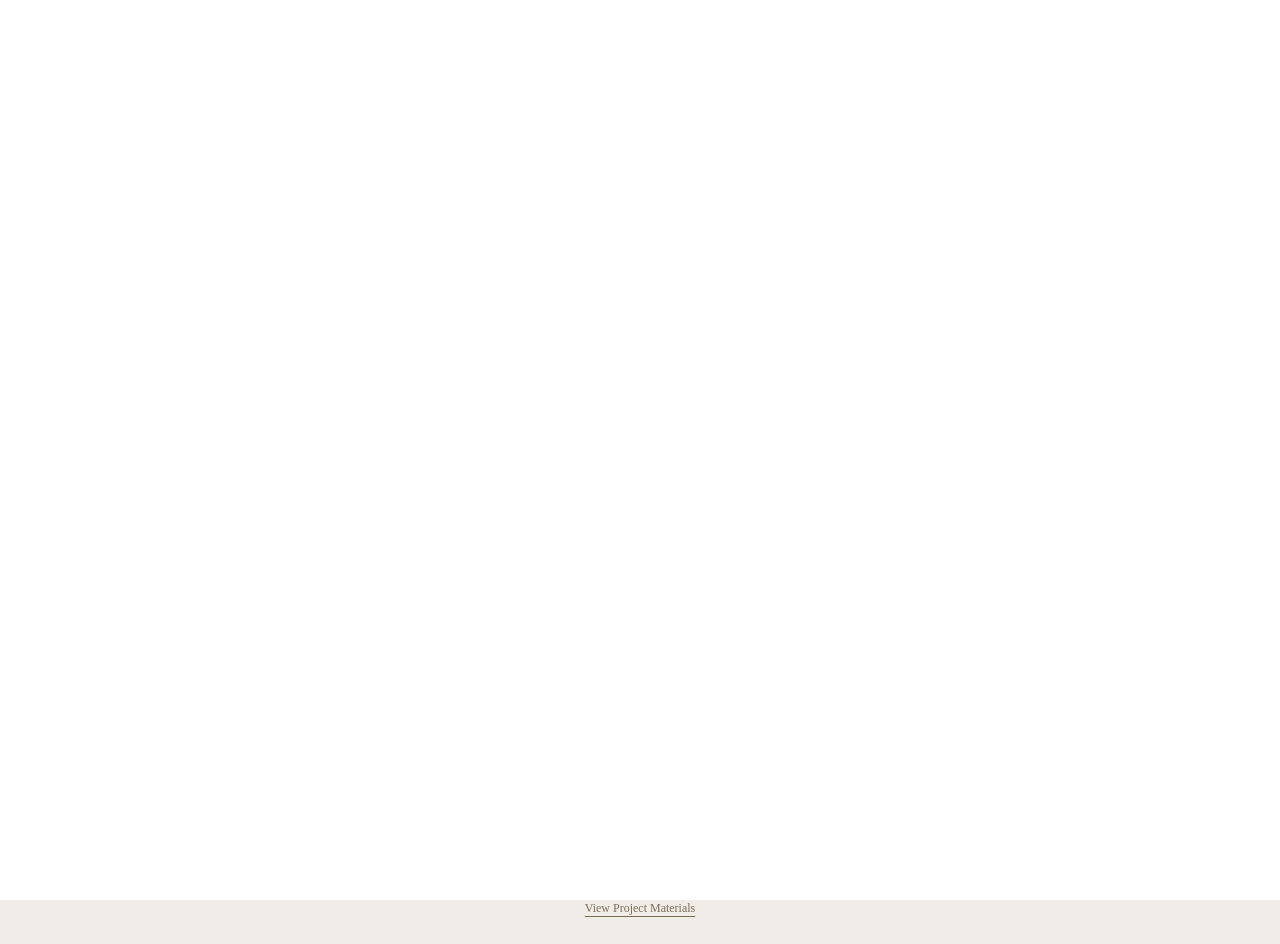
<file: index.html>
<!DOCTYPE html>
<html lang="en">
<head>
  <meta charset="UTF-8">
  <meta name="viewport" content="width=device-width, initial-scale=1.0">
  <title>Nothing Happened Here</title>
  <link rel="stylesheet" href="style.css">
</head>
<body class="intro-pending">
<button
  class="intro-video"
  type="button"
  aria-label="Enter the postcard archive"
  onclick="
    document.body.classList.remove('intro-pending');
    this.style.setProperty('display', 'none', 'important');
    const openingVideo = this.querySelector('video');
    if (openingVideo) openingVideo.pause();
  "
>
  <video
    autoplay
    muted
    playsinline
    preload="auto"
    aria-hidden="true"
    style="pointer-events: none;"
  >
    <source
      src="assets/videos/opening-envelope.mp4"
      type="video/mp4"
    >
  </video>
</button>

  <nav class="site-nav" aria-label="Site navigation">
    <a href="about.html">About</a>
  </nav>
  <header class="site-header">
    <h1>Nothing Happened Here</h1>
    <p>Through my lens, the world slows down.</p>
  </header>
  <main class="postcards" aria-label="Travel postcards">
    <!-- 1. Aruba -->
    <section class="moment is-active" id="aruba-photo" tabindex="-1" aria-label="Aruba photo">
      <figure class="postcard photo-card">
        <div class="photo-window">
          <img src="assets/images/Aruba.JPG" alt="An open doorway framing a balcony, water, and the sky." decoding="async">
        </div>
        <figcaption>Palm Beach, Aruba</figcaption>
      </figure>
      <div class="flip-link"><a class="button" href="#aruba-back">Turn it over</a></div>
      <nav class="moment-nav" aria-label="Choose a moment">
        <span class="unavailable" aria-disabled="true">Previous</span>
        <span class="counter">Moment 1 / 11</span>
        <a href="#beijing-photo">Next moment</a>
      </nav>
    </section>
    <section class="moment" id="aruba-back" tabindex="-1" aria-label="Aruba postcard back">
      <div class="postcard back-card">
        <p class="postcard-heading" aria-hidden="true">Post Card</p>
        <div class="back-content">
          <div class="observation">
            <h2>A moment I looked out</h2>
            <p>Through the open doorway, the window frame turns the sea and sky into a quiet painting. Even now, this hotel in Aruba remains one of my favorites.</p>
          </div>
          <div class="address-side">
            <div class="postcard-mark" aria-hidden="true"><span>From<br>Aruba</span></div>
            <div class="postmark" aria-hidden="true"><span>Small moments<br>· Travel post ·</span></div>
            <p class="address-label" aria-hidden="true">From</p>
            <span class="address-line place">Palm Beach, Aruba</span>
            <span class="address-line" aria-hidden="true"></span>
            <span class="address-line" aria-hidden="true"></span>
          </div>
        </div>
        <p class="back-location">Palm Beach, Aruba</p>
      </div>
      <div class="flip-link"><a class="button" href="#aruba-photo">Back to photo</a></div>
      <nav class="moment-nav" aria-label="Choose a moment">
        <span class="unavailable" aria-disabled="true">Previous</span>
        <span class="counter">Moment 1 / 11</span>
        <a href="#beijing-photo">Next moment</a>
      </nav>
    </section>
    <!-- 2. Beijing -->
    <section class="moment" id="beijing-photo" tabindex="-1" aria-label="Beijing photo">
      <figure class="postcard photo-card">
        <div class="photo-window">
          <img src="assets/images/Beijing.jpg" alt="A path beneath green trees with sunlight falling across it." decoding="async">
        </div>
        <figcaption>Beijing, China</figcaption>
      </figure>
      <div class="flip-link"><a class="button" href="#beijing-back">Turn it over</a></div>
      <nav class="moment-nav" aria-label="Choose a moment">
        <a href="#aruba-photo">Previous</a>
        <span class="counter">Moment 2 / 11</span>
        <a href="#chapel-hill-photo">Next moment</a>
      </nav>
    </section>
    <section class="moment" id="beijing-back" tabindex="-1" aria-label="Beijing postcard back">
      <div class="postcard back-card">
        <p class="postcard-heading" aria-hidden="true">Post Card</p>
        <div class="back-content">
          <div class="observation">
            <h2>A moment I noticed</h2>
            <p>Sunlight falls through the trees onto the street I grew up on, scattering patches of light across a road filled with familiar memories.</p>
          </div>
          <div class="address-side">
            <div class="postcard-mark" aria-hidden="true"><span>From<br>Beijing</span></div>
            <div class="postmark" aria-hidden="true"><span>Small moments<br>· Travel post ·</span></div>
            <p class="address-label" aria-hidden="true">From</p>
            <span class="address-line place">Beijing, China</span>
            <span class="address-line" aria-hidden="true"></span>
            <span class="address-line" aria-hidden="true"></span>
          </div>
        </div>
        <p class="back-location">Beijing, China</p>
      </div>
      <div class="flip-link"><a class="button" href="#beijing-photo">Back to photo</a></div>
      <nav class="moment-nav" aria-label="Choose a moment">
        <a href="#aruba-photo">Previous</a>
        <span class="counter">Moment 2 / 11</span>
        <a href="#chapel-hill-photo">Next moment</a>
      </nav>
    </section>
    <!-- 3. Chapel Hill -->
    <section class="moment" id="chapel-hill-photo" tabindex="-1" aria-label="Chapel Hill photo">
      <figure class="postcard photo-card">
        <div class="photo-window">
          <img src="assets/images/Chapel%20hill.jpg" alt="Trees and a lawn in front of brick buildings." decoding="async">
        </div>
        <figcaption>Chapel Hill, North Carolina</figcaption>
      </figure>
      <div class="flip-link"><a class="button" href="#chapel-hill-back">Turn it over</a></div>
      <nav class="moment-nav" aria-label="Choose a moment">
        <a href="#beijing-photo">Previous</a>
        <span class="counter">Moment 3 / 11</span>
        <a href="#Evanston-photo">Next moment</a>
      </nav>
    </section>
    <section class="moment" id="chapel-hill-back" tabindex="-1" aria-label="Chapel Hill postcard back">
      <div class="postcard back-card">
        <p class="postcard-heading" aria-hidden="true">Post Card</p>
        <div class="back-content">
          <div class="observation">
            <h2>A moment I wandered</h2>
            <p>I wandered without a destination. The campus looked different when I wasn&#x27;t rushing somewhere.</p>
          </div>
          <div class="address-side">
            <div class="postcard-mark" aria-hidden="true"><span>From<br>Chapel Hill</span></div>
            <div class="postmark" aria-hidden="true"><span>Small moments<br>· Travel post ·</span></div>
            <p class="address-label" aria-hidden="true">From</p>
            <span class="address-line place">Chapel Hill, North Carolina</span>
            <span class="address-line" aria-hidden="true"></span>
            <span class="address-line" aria-hidden="true"></span>
          </div>
        </div>
        <p class="back-location">Chapel Hill, North Carolina</p>
      </div>
      <div class="flip-link"><a class="button" href="#chapel-hill-photo">Back to photo</a></div>
      <nav class="moment-nav" aria-label="Choose a moment">
        <a href="#beijing-photo">Previous</a>
        <span class="counter">Moment 3 / 11</span>
        <a href="#Evanston-photo">Next moment</a>
      </nav>
    </section>
    <!-- 4. Evanston -->
    <section class="moment" id="Evanston-photo" tabindex="-1" aria-label="Evanston photo">
      <figure class="postcard photo-card">
        <div class="photo-window">
          <img src="assets/images/Evanston.jpg" alt="A tree-lined street." decoding="async">
        </div>
        <figcaption>Evanston, Illinois</figcaption>
      </figure>
      <div class="flip-link"><a class="button" href="#Evanston-back">Turn it over</a></div>
      <nav class="moment-nav" aria-label="Choose a moment">
        <a href="#chapel-hill-photo">Previous</a>
        <span class="counter">Moment 4 / 11</span>
        <a href="#kyoto-photo">Next moment</a>
      </nav>
    </section>
    <section class="moment" id="Evanston-back" tabindex="-1" aria-label="Evanston postcard back">
      <div class="postcard back-card">
        <p class="postcard-heading" aria-hidden="true">Post Card</p>
        <div class="back-content">
          <div class="observation">
            <h2>A moment I stopped</h2>
            <p>A tree lined street I had never walked before, yet somehow it felt familiar.</p>
          </div>
          <div class="address-side">
            <div class="postcard-mark" aria-hidden="true"><span>From<br>Evanston</span></div>
            <div class="postmark" aria-hidden="true"><span>Small moments<br>· Travel post ·</span></div>
            <p class="address-label" aria-hidden="true">From</p>
            <span class="address-line place">Evanston, Illinois</span>
            <span class="address-line" aria-hidden="true"></span>
            <span class="address-line" aria-hidden="true"></span>
          </div>
        </div>
        <p class="back-location">Evanston, Illinois</p>
      </div>
      <div class="flip-link"><a class="button" href="#Evanston-photo">Back to photo</a></div>
      <nav class="moment-nav" aria-label="Choose a moment">
        <a href="#chapel-hill-photo">Previous</a>
        <span class="counter">Moment 4 / 11</span>
        <a href="#kyoto-photo">Next moment</a>
      </nav>
    </section>
    <!-- 5. Kyoto -->
    <section class="moment" id="kyoto-photo" tabindex="-1" aria-label="Kyoto photo">
      <figure class="postcard photo-card">
        <div class="photo-window">
          <img src="assets/images/Kyoto.JPG" alt="Two pale pink paper cranes against a background of dark leaves." decoding="async">
        </div>
        <figcaption>Kyoto, Japan</figcaption>
      </figure>
      <div class="flip-link"><a class="button" href="#kyoto-back">Turn it over</a></div>
      <nav class="moment-nav" aria-label="Choose a moment">
        <a href="#Evanston-photo">Previous</a>
        <span class="counter">Moment 5 / 11</span>
        <a href="#la-photo">Next moment</a>
      </nav>
    </section>
    <section class="moment" id="kyoto-back" tabindex="-1" aria-label="Kyoto postcard back">
      <div class="postcard back-card">
        <p class="postcard-heading" aria-hidden="true">Post Card</p>
        <div class="back-content">
          <div class="observation">
            <h2>A moment I carried home</h2>
            <p>In Arashiyama, a café owner folded a small piece of the journey into my hands.</p>
          </div>
          <div class="address-side">
            <div class="postcard-mark" aria-hidden="true"><span>From<br>Kyoto</span></div>
            <div class="postmark" aria-hidden="true"><span>Small moments<br>· Travel post ·</span></div>
            <p class="address-label" aria-hidden="true">From</p>
            <span class="address-line place">Kyoto, Japan</span>
            <span class="address-line" aria-hidden="true"></span>
            <span class="address-line" aria-hidden="true"></span>
          </div>
        </div>
        <p class="back-location">Kyoto, Japan</p>
      </div>
      <div class="flip-link"><a class="button" href="#kyoto-photo">Back to photo</a></div>
      <nav class="moment-nav" aria-label="Choose a moment">
        <a href="#Evanston-photo">Previous</a>
        <span class="counter">Moment 5 / 11</span>
        <a href="#la-photo">Next moment</a>
      </nav>
    </section>
    <!-- 6. Los Angeles -->
    <section class="moment" id="la-photo" tabindex="-1" aria-label="Los Angeles photo">
      <figure class="postcard photo-card">
        <div class="photo-window">
          <img src="assets/images/LA.JPG" alt="A cluster of pale flowers surrounded by green leaves." decoding="async">
        </div>
        <figcaption>Los Angeles, California</figcaption>
      </figure>
      <div class="flip-link"><a class="button" href="#la-back">Turn it over</a></div>
      <nav class="moment-nav" aria-label="Choose a moment">
        <a href="#kyoto-photo">Previous</a>
        <span class="counter">Moment 6 / 11</span>
        <a href="#cambridge-photo">Next moment</a>
      </nav>
    </section>
    <section class="moment" id="la-back" tabindex="-1" aria-label="Los Angeles postcard back">
      <div class="postcard back-card">
        <p class="postcard-heading" aria-hidden="true">Post Card</p>
        <div class="back-content">
          <div class="observation">
            <h2>A moment I looked closer</h2>
            <p>Somewhere in Beverly Hills, small pale flowers gather into one shape. Looking closer, each flower has its own edges.</p>
          </div>
          <div class="address-side">
            <div class="postcard-mark" aria-hidden="true"><span>From<br>LA</span></div>
            <div class="postmark" aria-hidden="true"><span>Small moments<br>· Travel post ·</span></div>
            <p class="address-label" aria-hidden="true">From</p>
            <span class="address-line place">Los Angeles, California</span>
            <span class="address-line" aria-hidden="true"></span>
            <span class="address-line" aria-hidden="true"></span>
          </div>
        </div>
        <p class="back-location">Los Angeles, California</p>
      </div>
      <div class="flip-link"><a class="button" href="#la-photo">Back to photo</a></div>
      <nav class="moment-nav" aria-label="Choose a moment">
        <a href="#kyoto-photo">Previous</a>
        <span class="counter">Moment 6 / 11</span>
        <a href="#cambridge-photo">Next moment</a>
      </nav>
    </section>
    <!-- 7. Cambridge -->
    <section class="moment" id="cambridge-photo" tabindex="-1" aria-label="Cambridge photo">
      <figure class="postcard photo-card">
        <div class="photo-window">
          <img src="assets/images/Cambridge.jpg" alt="Evening clouds and a dark shoreline reflected in water." decoding="async">
        </div>
        <figcaption>Cambridge, England</figcaption>
      </figure>
      <div class="flip-link"><a class="button" href="#cambridge-back">Turn it over</a></div>
      <nav class="moment-nav" aria-label="Choose a moment">
        <a href="#la-photo">Previous</a>
        <span class="counter">Moment 7 / 11</span>
        <a href="#paris-photo">Next moment</a>
      </nav>
    </section>
    <section class="moment" id="cambridge-back" tabindex="-1" aria-label="Cambridge postcard back">
      <div class="postcard back-card">
        <p class="postcard-heading" aria-hidden="true">Post Card</p>
        <div class="back-content">
          <div class="observation">
            <h2>A moment I looked twice</h2>
            <p>The sky appears twice: once above the shore, and once on the water.</p>
          </div>
          <div class="address-side">
            <div class="postcard-mark" aria-hidden="true"><span>From<br>Cambridge</span></div>
            <div class="postmark" aria-hidden="true"><span>Small moments<br>· Travel post ·</span></div>
            <p class="address-label" aria-hidden="true">From</p>
            <span class="address-line place">Cambridge, England</span>
            <span class="address-line" aria-hidden="true"></span>
            <span class="address-line" aria-hidden="true"></span>
          </div>
        </div>
        <p class="back-location">Cambridge, England</p>
      </div>
      <div class="flip-link"><a class="button" href="#cambridge-photo">Back to photo</a></div>
      <nav class="moment-nav" aria-label="Choose a moment">
        <a href="#la-photo">Previous</a>
        <span class="counter">Moment 7 / 11</span>
        <a href="#paris-photo">Next moment</a>
      </nav>
    </section>
    <!-- 8. Paris -->
    <section class="moment" id="paris-photo" tabindex="-1" aria-label="Paris photo">
      <figure class="postcard photo-card">
        <div class="photo-window">
          <img src="assets/images/Paris.jpg" alt="The Palace of Versailles." decoding="async">
        </div>
        <figcaption>Paris, France</figcaption>
      </figure>
      <div class="flip-link"><a class="button" href="#paris-back">Turn it over</a></div>
      <nav class="moment-nav" aria-label="Choose a moment">
        <a href="#cambridge-photo">Previous</a>
        <span class="counter">Moment 8 / 11</span>
        <a href="#qinhuangdao-photo">Next moment</a>
      </nav>
    </section>
    <section class="moment" id="paris-back" tabindex="-1" aria-label="Paris postcard back">
      <div class="postcard back-card">
        <p class="postcard-heading" aria-hidden="true">Post Card</p>
        <div class="back-content">
          <div class="observation">
            <h2>A moment I looked up</h2>
            <p>The Palace of Versailles seems perfectly ordered, and so does the sky above it.</p>
          </div>
          <div class="address-side">
            <div class="postcard-mark" aria-hidden="true"><span>From<br>Paris</span></div>
            <div class="postmark" aria-hidden="true"><span>Small moments<br>· Travel post ·</span></div>
            <p class="address-label" aria-hidden="true">From</p>
            <span class="address-line place">Paris, France</span>
            <span class="address-line" aria-hidden="true"></span>
            <span class="address-line" aria-hidden="true"></span>
          </div>
        </div>
        <p class="back-location">Paris, France</p>
      </div>
      <div class="flip-link"><a class="button" href="#paris-photo">Back to photo</a></div>
      <nav class="moment-nav" aria-label="Choose a moment">
        <a href="#cambridge-photo">Previous</a>
        <span class="counter">Moment 8 / 11</span>
        <a href="#qinhuangdao-photo">Next moment</a>
      </nav>
    </section>
    <!-- 9. Qinhuangdao -->
    <section class="moment" id="qinhuangdao-photo" tabindex="-1" aria-label="Qinhuangdao photo">
      <figure class="postcard photo-card">
        <div class="photo-window">
          <img src="assets/images/Qinhuangdao.jpg" alt="A light-colored house framed by green trees." decoding="async">
        </div>
        <figcaption>Qinhuangdao, China</figcaption>
      </figure>
      <div class="flip-link"><a class="button" href="#qinhuangdao-back">Turn it over</a></div>
      <nav class="moment-nav" aria-label="Choose a moment">
        <a href="#paris-photo">Previous</a>
        <span class="counter">Moment 9 / 11</span>
        <a href="#tokyo-photo">Next moment</a>
      </nav>
    </section>
    <section class="moment" id="qinhuangdao-back" tabindex="-1" aria-label="Qinhuangdao postcard back">
      <div class="postcard back-card">
        <p class="postcard-heading" aria-hidden="true">Post Card</p>
        <div class="back-content">
          <div class="observation">
            <h2>A moment I wondered</h2>
            <p>A quiet house behind the trees. For a moment, I wondered what it would be like to live there.</p>
          </div>
          <div class="address-side">
            <div class="postcard-mark" aria-hidden="true"><span>From<br>Qinhuangdao</span></div>
            <div class="postmark" aria-hidden="true"><span>Small moments<br>· Travel post ·</span></div>
            <p class="address-label" aria-hidden="true">From</p>
            <span class="address-line place">Qinhuangdao, China</span>
            <span class="address-line" aria-hidden="true"></span>
            <span class="address-line" aria-hidden="true"></span>
          </div>
        </div>
        <p class="back-location">Qinhuangdao, China</p>
      </div>
      <div class="flip-link"><a class="button" href="#qinhuangdao-photo">Back to photo</a></div>
      <nav class="moment-nav" aria-label="Choose a moment">
        <a href="#paris-photo">Previous</a>
        <span class="counter">Moment 9 / 11</span>
        <a href="#tokyo-photo">Next moment</a>
      </nav>
    </section>
    <!-- 10. Tokyo -->
    <section class="moment" id="tokyo-photo" tabindex="-1" aria-label="Tokyo photo">
      <figure class="postcard photo-card">
        <div class="photo-window">
          <img src="assets/images/Tokyo.JPG" alt="Blue hydrangeas among dense green leaves." decoding="async">
        </div>
        <figcaption>Tokyo, Japan</figcaption>
      </figure>
      <div class="flip-link"><a class="button" href="#tokyo-back">Turn it over</a></div>
      <nav class="moment-nav" aria-label="Choose a moment">
        <a href="#qinhuangdao-photo">Previous</a>
        <span class="counter">Moment 10 / 11</span>
        <a href="#Irvine-photo">Next moment</a>
      </nav>
    </section>
    <section class="moment" id="tokyo-back" tabindex="-1" aria-label="Tokyo postcard back">
      <div class="postcard back-card">
        <p class="postcard-heading" aria-hidden="true">Post Card</p>
        <div class="back-content">
          <div class="observation">
            <h2>A moment I found color</h2>
            <p>For a moment, blue seemed to grow out of every patch of green.</p>
          </div>
          <div class="address-side">
            <div class="postcard-mark" aria-hidden="true"><span>From<br>Tokyo</span></div>
            <div class="postmark" aria-hidden="true"><span>Small moments<br>· Travel post ·</span></div>
            <p class="address-label" aria-hidden="true">From</p>
            <span class="address-line place">Tokyo, Japan</span>
            <span class="address-line" aria-hidden="true"></span>
            <span class="address-line" aria-hidden="true"></span>
          </div>
        </div>
        <p class="back-location">Tokyo, Japan</p>
      </div>
      <div class="flip-link"><a class="button" href="#tokyo-photo">Back to photo</a></div>
      <nav class="moment-nav" aria-label="Choose a moment">
        <a href="#qinhuangdao-photo">Previous</a>
        <span class="counter">Moment 10 / 11</span>
        <a href="#Irvine-photo">Next moment</a>
      </nav>
    </section>
    <!-- 11. Irvine -->
    <section class="moment" id="Irvine-photo" tabindex="-1" aria-label="Irvine photo">
      <figure class="postcard photo-card">
        <div class="photo-window">
          <img src="assets/images/Irvine.jpg" alt="White waves meeting the shore beneath a blue sky." decoding="async">
        </div>
        <figcaption>Irvine, California</figcaption>
      </figure>
      <div class="flip-link"><a class="button" href="#Irvine-back">Turn it over</a></div>
      <nav class="moment-nav" aria-label="Choose a moment">
        <a href="#tokyo-photo">Previous</a>
        <span class="counter">Moment 11 / 11</span>
        <span class="unavailable" aria-disabled="true">Next moment</span>
      </nav>
    </section>
    <section class="moment" id="Irvine-back" tabindex="-1" aria-label="Irvine postcard back">
      <div class="postcard back-card">
        <p class="postcard-heading" aria-hidden="true">Post Card</p>
        <div class="back-content">
          <div class="observation">
            <h2>A moment I stayed</h2>
            <p>The waves kept folding into the shore. I watched until I stopped counting them.</p>
          </div>
          <div class="address-side">
            <div class="postcard-mark" aria-hidden="true"><span>From<br>Irvine</span></div>
            <div class="postmark" aria-hidden="true"><span>Small moments<br>· Travel post ·</span></div>
            <p class="address-label" aria-hidden="true">From</p>
            <span class="address-line place">Irvine, California</span>
            <span class="address-line" aria-hidden="true"></span>
            <span class="address-line" aria-hidden="true"></span>
          </div>
        </div>
        <p class="back-location">Irvine, California</p>
      </div>
      <div class="flip-link"><a class="button" href="#Irvine-photo">Back to photo</a></div>
      <nav class="moment-nav" aria-label="Choose a moment">
        <a href="#tokyo-photo">Previous</a>
        <span class="counter">Moment 11 / 11</span>
        <span class="unavailable" aria-disabled="true">Next moment</span>
      </nav>
    </section>
  </main>
  <footer class="site-footer">
    <a href="https://github.com/manlin025/manlin_undervalued_value/tree/HEAD/assets">View Project Materials</a>
  </footer>

<script>
(() => {
  const intro = document.querySelector('.intro-video');
  const moments = [...document.querySelectorAll('.moment')];
  const reduceMotion = window.matchMedia('(prefers-reduced-motion: reduce)');

  const ambientSounds = {
    'aruba-back': 'assets/sounds/aruba-waves.mp3',
    'beijing-back': 'assets/sounds/beijing-path-ambience.mp3',
    'chapel-hill-back': 'assets/sounds/chapel-hill-ambience.mp3',
    'Evanston-back': 'assets/sounds/evanston-ambience.mp3',
    'kyoto-back': 'assets/sounds/kyoto-ambience.mp3',
    'la-back': 'assets/sounds/la-ambience.mp3',
    'cambridge-back': 'assets/sounds/cambridge-ambience.mp3',
    'paris-back': 'assets/sounds/paris-ambience.mp3',
    'qinhuangdao-back': 'assets/sounds/qinhuangdao-ambience.mp3',
    'tokyo-back': 'assets/sounds/tokyo-ambience.mp3',
    'Irvine-back': 'assets/sounds/Irvine-ambience.mp3'
  };

  const postcardStamps = {
    'aruba-back': 'assets/stamps/aruba.jpg',
    'beijing-back': 'assets/stamps/beijing.png',
    'chapel-hill-back': 'assets/stamps/chapel-hill.png',
    'Evanston-back': 'assets/stamps/evanston.png',
    'kyoto-back': 'assets/stamps/kyoto.png',
    'la-back': 'assets/stamps/la.png',
    'cambridge-back': 'assets/stamps/cambridge.png',
    'paris-back': 'assets/stamps/paris.png',
    'qinhuangdao-back': 'assets/stamps/qinhuangdao.png',
    'tokyo-back': 'assets/stamps/tokyo.png',
    'Irvine-back': 'assets/stamps/irvine.png'
  };

  const flipSound = new Audio('assets/sounds/postcard-page-turn.mp3');
  flipSound.preload = 'auto';
  flipSound.volume = 0.42;

  const navigationSound = new Audio('assets/sounds/postcard-navigation.mp3');
  navigationSound.preload = 'auto';
  navigationSound.volume = 0.2;

  // 按你电脑里现有文件的实际拼写使用：them。
  const openingMusic = new Audio('assets/sounds/opening-envelope-them.mp3');
  openingMusic.preload = 'auto';
  openingMusic.volume = 0.3;
  openingMusic.loop = false;

  const ambience = new Audio();
  ambience.preload = 'auto';
  ambience.loop = true;
  ambience.volume = 0;

  let currentMoment = null;
  let navigationID = 0;
  let ambientFade = 0;
  let cancelFlip = null;

  const animations = new Set();

  function stopAmbience() {
    cancelAnimationFrame(ambientFade);
    ambientFade = 0;
    ambience.pause();
    ambience.volume = 0;
  }

  function stopEffects() {
    if (cancelFlip) cancelFlip();

    navigationSound.pause();
    navigationSound.currentTime = 0;
  }

  function prepareAmbience(source) {
    if (!source) return Promise.resolve(false);

    // 点击时以零音量准备，翻页声结束后才让环境声可听见。
    ambience.src = source;
    ambience.volume = 0;

    return ambience.play().then(() => true).catch(error => {
      console.warn('Cannot play ambience:', source, error);
      return false;
    });
  }

  function fadeInAmbience() {
    ambience.currentTime = 0;
    const start = performance.now();

    function step(now) {
      const progress = Math.min((now - start) / 3000, 1);

      ambience.volume =
        0.18 * progress * progress * (3 - 2 * progress);

      ambientFade = progress < 1
        ? requestAnimationFrame(step)
        : 0;
    }

    ambientFade = requestAnimationFrame(step);
  }

  function playFlipSound() {
    flipSound.currentTime = 0;

    return new Promise(resolve => {
      let settled = false;

      function finish() {
        if (settled) return;
        settled = true;

        flipSound.removeEventListener('ended', finish);
        flipSound.removeEventListener('error', onError);

        if (cancelFlip === cancel) {
          cancelFlip = null;
        }

        resolve();
      }

      function onError() {
        console.warn('Cannot load flip sound:', flipSound.src);
        finish();
      }

      function cancel() {
        flipSound.pause();
        finish();
      }

      cancelFlip = cancel;

      flipSound.addEventListener('ended', finish);
      flipSound.addEventListener('error', onError);

      flipSound.play().catch(error => {
        console.warn('Cannot play flip sound:', error);
        finish();
      });
    });
  }

  function playNavigationSound() {
    navigationSound.currentTime = 0;

    navigationSound.play().catch(error => {
      console.warn('Cannot play navigation sound:', error);
    });
  }

  function clearAnimations() {
    animations.forEach(animation => animation.cancel());
    animations.clear();
  }

  async function animateCard(card, frames, duration) {
    if (!card || reduceMotion.matches || !card.animate) return;

    const animation = card.animate(frames, {
      duration,
      easing: 'ease-in-out',
      fill: 'both'
    });

    animations.add(animation);

    try {
      await animation.finished;
    } catch (error) {
      if (error.name !== 'AbortError') {
        console.warn('Animation:', error);
      }
    } finally {
      animation.cancel();
      animations.delete(animation);
    }
  }

  function showMoment(target) {
    if (!target) return;

    moments.forEach(moment => {
      moment.classList.toggle('is-active', moment === target);
    });

    currentMoment = target;
  }

  function getMomentFromHash() {
    return moments.find(moment => {
      return moment.id === location.hash.slice(1);
    }) || moments[0];
  }

  async function navigateTo(target, isFlip) {
    const id = ++navigationID;
    const previous = currentMoment;

    clearAnimations();
    stopEffects();
    stopAmbience();

    const source = isFlip ? ambientSounds[target.id] : '';
    const ambientReady = prepareAmbience(source);

    const flipFinished = isFlip
      ? playFlipSound()
      : Promise.resolve();

    if (!isFlip) {
      playNavigationSound();
    }

    const direction = target.id.endsWith('-back') ? -1 : 1;

    try {
      if (previous && previous !== target) {
        await animateCard(
          previous.querySelector('.postcard'),
          isFlip ? [
            {
              transform: 'rotateY(0deg) translateZ(0px)'
            },
            {
              transform:
                `rotateY(${direction * 90}deg) translateZ(60px)`
            }
          ] : [
            {
              opacity: 1,
              transform: 'translateY(0)'
            },
            {
              opacity: 0,
              transform: 'translateY(-8px)'
            }
          ],
          isFlip ? 480 : 180
        );
      }

      if (id !== navigationID) return;

      showMoment(target);

      if (location.hash !== '#' + target.id) {
        history.pushState(null, '', '#' + target.id);
      }

      target.focus({ preventScroll: true });

      if (!isFlip) {
        target.scrollIntoView({
          behavior: 'auto',
          block: 'start'
        });
      }

      await animateCard(
        target.querySelector('.postcard'),
        isFlip ? [
          {
            transform:
              `rotateY(${-direction * 90}deg) translateZ(60px)`
          },
          {
            transform: 'rotateY(0deg) translateZ(0px)'
          }
        ] : [
          {
            opacity: 0,
            transform: 'translateY(8px)'
          },
          {
            opacity: 1,
            transform: 'translateY(0)'
          }
        ],
        isFlip ? 520 : 250
      );

      // 等翻页音频实际结束，再淡入环境声。
      const [, ready] = await Promise.all([
        flipFinished,
        ambientReady
      ]);

      if (
        id !== navigationID ||
        document.hidden ||
        currentMoment !== target
      ) {
        return;
      }

      if (source && ready) {
        fadeInAmbience();
      }
    } catch (error) {
      console.warn('Navigation:', error);

      if (id === navigationID) {
        clearAnimations();
        stopEffects();
        stopAmbience();
        showMoment(target);
      }
    }
  }

  // 开场自动播放，点一次信封直接进入，不添加提示文字。
  if (intro) {
    const video = intro.querySelector('video');

    // 移除之前临时加在 HTML 上的点击代码，避免重复处理。
    intro.removeAttribute('onclick');

    intro.addEventListener('click', () => {
      // 先进入页面，再停止视频和音乐。
      document.body.classList.remove('intro-pending');
      intro.style.setProperty('display', 'none', 'important');

      if (video) {
        video.pause();
      }

      openingMusic.pause();
    });

    if (video) {
      video.autoplay = true;
      video.muted = true;
      video.playsInline = true;
      video.loop = false;
      video.style.pointerEvents = 'none';

      video.addEventListener('ended', () => {
        openingMusic.pause();
      });

      video.play().catch(error => {
        console.warn('Cannot play opening video:', error);
      });

      openingMusic.play().catch(error => {
        console.warn('Opening music blocked or unavailable:', error);
      });
    }
  }

  // 邮票图片
  Object.entries(postcardStamps).forEach(([id, path]) => {
    const stamp = document.getElementById(id)
      ?.querySelector('.postcard-mark');

    if (!stamp) return;

    const image = new Image();
    image.alt = '';

    image.onload = () => {
      stamp.replaceChildren(image);
      stamp.classList.add('has-stamp');
    };

    image.src = path;
  });

  // 翻面和 Previous / Next
  document.querySelectorAll('.flip-link a, .moment-nav a').forEach(link => {
    link.addEventListener('click', event => {
      if (
        event.button !== 0 ||
        event.metaKey ||
        event.ctrlKey ||
        event.shiftKey ||
        event.altKey
      ) {
        return;
      }

      const href = link.getAttribute('href');

      const target = moments.find(moment => {
        return '#' + moment.id === href;
      });

      if (!target) return;

      event.preventDefault();

      navigateTo(
        target,
        Boolean(link.closest('.flip-link'))
      );
    });
  });

  function restoreFromAddress() {
    navigationID++;
    clearAnimations();
    stopEffects();
    stopAmbience();
    showMoment(getMomentFromHash());
  }

  window.addEventListener('popstate', restoreFromAddress);
  window.addEventListener('hashchange', restoreFromAddress);

  document.addEventListener('visibilitychange', () => {
    if (document.hidden) {
      restoreFromAddress();
    }
  });

  showMoment(getMomentFromHash());
})();
</script>

</body>
</html>
</file>
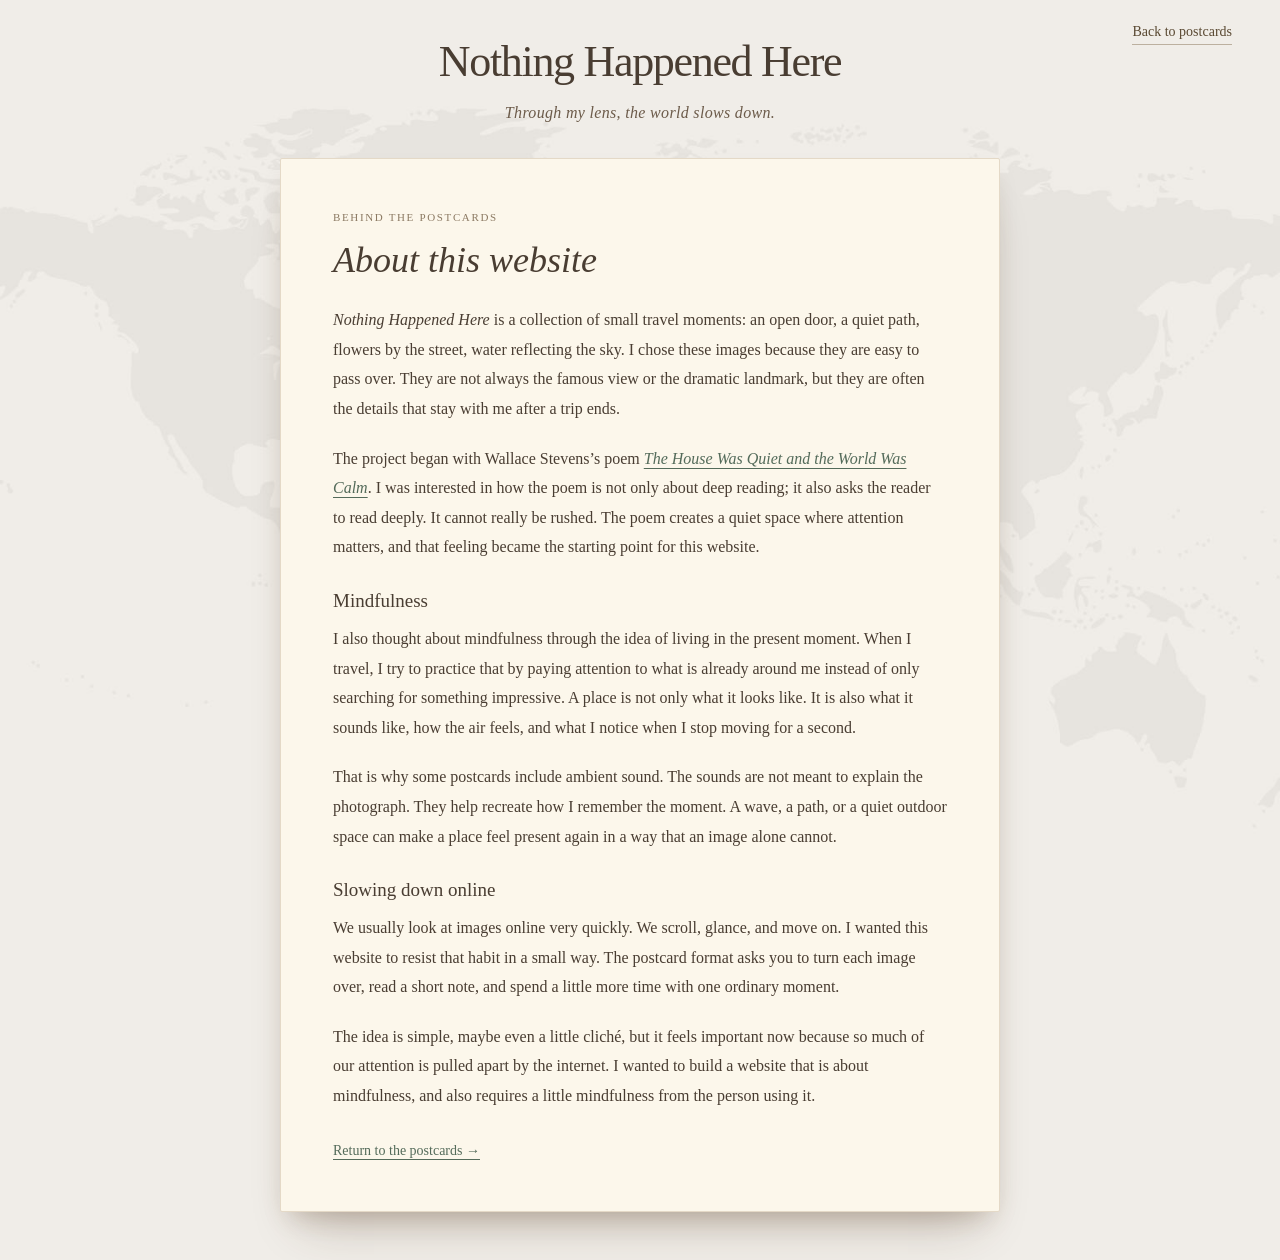
<file: about.html>
<!DOCTYPE html>
<html lang="en">
<head>
  <meta charset="UTF-8">
  <meta name="viewport" content="width=device-width, initial-scale=1.0">
  <title>About — Nothing Happened Here</title>
  <link rel="stylesheet" href="style.css">
</head>
<body>
  <nav class="site-nav" aria-label="Site navigation">
    <a href="index.html">Back to postcards</a>
  </nav>
  <header class="site-header">
    <h1>Nothing Happened Here</h1>
    <p>Through my lens, the world slows down.</p>
  </header>
  <main class="about-page">
    <article class="about-paper" aria-labelledby="about-title">
      <p class="about-label">Behind the postcards</p>
      <h2 id="about-title">About this website</h2>
      <p><em>Nothing Happened Here</em> is a collection of small travel moments: an open door, a quiet path, flowers by the street, water reflecting the sky. I chose these images because they are easy to pass over. They are not always the famous view or the dramatic landmark, but they are often the details that stay with me after a trip ends.</p>
      <p>The project began with Wallace Stevens’s poem <a href="https://www.poetryfoundation.org/poems/57607/the-house-was-quiet-and-the-world-was-calm"><cite>The House Was Quiet and the World Was Calm</cite></a>. I was interested in how the poem is not only about deep reading; it also asks the reader to read deeply. It cannot really be rushed. The poem creates a quiet space where attention matters, and that feeling became the starting point for this website.</p>
      <h3>Mindfulness</h3>
      <p>I also thought about mindfulness through the idea of living in the present moment. When I travel, I try to practice that by paying attention to what is already around me instead of only searching for something impressive. A place is not only what it looks like. It is also what it sounds like, how the air feels, and what I notice when I stop moving for a second.</p>
      <p>That is why some postcards include ambient sound. The sounds are not meant to explain the photograph. They help recreate how I remember the moment. A wave, a path, or a quiet outdoor space can make a place feel present again in a way that an image alone cannot.</p>
      <h3>Slowing down online</h3>
      <p>We usually look at images online very quickly. We scroll, glance, and move on. I wanted this website to resist that habit in a small way. The postcard format asks you to turn each image over, read a short note, and spend a little more time with one ordinary moment.</p>
      <p>The idea is simple, maybe even a little cliché, but it feels important now because so much of our attention is pulled apart by the internet. I wanted to build a website that is about mindfulness, and also requires a little mindfulness from the person using it.</p>
      <a class="about-return" href="index.html">Return to the postcards →</a>
    </article>
  </main>
</body>
</html>
</file>
<file: style.css>
@font-face {
  font-family: 'Kalam';
  src: url('assets/fonts/Kalam-Regular.ttf') format('truetype');
  font-weight: 400;
  font-style: normal;
  font-display: swap;
}
/* The only stylesheet for Nothing Happened Here. */
body {
  margin: 0;
  min-height: 100vh;
  color: #493d32;
  font-family: Georgia, 'Times New Roman', serif;
  background-color: #f0ede8;
  background-image: url('assets/images/Background.jpg');
  background-position: center center;
  background-size: cover;
  background-repeat: no-repeat;
  background-attachment: fixed;
}
body *, body *::before, body *::after { box-sizing: border-box; }
.intro-video {
  position: fixed;
  inset: 0;
  z-index: 20;
  display: grid;
  place-items: center;
  width: 100%;
  height: 100vh;
  border: 0;
  padding: 0;
  cursor: pointer;
  background: #fff;
  transition: opacity 600ms ease, visibility 600ms ease;
}
.intro-video video {
  width: min(92vw, 1120px);
  height: auto;
  max-height: 92vh;
  display: block;
  object-fit: contain;
  background: #fff;
}
body:not(.intro-pending) .intro-video {
  opacity: 0;
  visibility: hidden;
  pointer-events: none;
}
.site-header { max-width: 850px; margin: 0 auto; padding: 48px 24px 30px; text-align: center; }
.site-header h1 { margin: 0 0 12px; font-size: clamp(28px, 4.5vw, 44px); font-weight: 400; letter-spacing: -.03em; }
.site-header p { margin: 0 auto; max-width: 520px; color: #6c5b4a; font-size: 16px; line-height: 1.7; font-style: italic; letter-spacing: .02em; }
main.postcards { display: block; width: min(100% - 40px, 760px); margin: 0 auto; padding: 0; }
.postcards .moment { display: none; margin: 0; padding: 0; perspective: 1800px; scroll-margin-top: 28px; }
.postcards .moment.is-active { display: block; }
.postcards .moment:focus { outline: none; }
.postcards .postcard {
  position: relative; display: block; width: 100%; aspect-ratio: 3 / 2;
  margin: 0; border: 1px solid #e4d9c7; border-radius: 2px;
  background-color: #fcf7eb;
  background-image: repeating-linear-gradient(0deg, #73562d04 0px, #73562d04 1px, transparent 1px, transparent 3px);
  box-shadow: 0 2px 3px #50341920, 0 12px 24px -9px #50341950, 0 32px 46px -23px #50341980;
  transform-origin: center center; backface-visibility: hidden;
}
.postcards .photo-card { padding: 20px 20px 0; aspect-ratio: auto; height: auto; }
.postcards .photo-window { width: 100%; height: auto; overflow: hidden; background: transparent; border: 1px solid #dbcfbb; }
.postcards .photo-window img { display: block; width: 100%; height: auto; }
.postcards figcaption { display: flex; height: 50px; justify-content: center; align-items: center; margin: 0; padding: 0; font-style: italic; font-size: 16px; letter-spacing: .02em; }
.postcards .back-card { padding: 32px; overflow: hidden; }
.back-card .postcard-heading { margin: 0; color: #8b7962; font-size: 12px; text-transform: uppercase; letter-spacing: .28em; }
.back-card .back-content { display: grid; grid-template-columns: 1.25fr 1fr; gap: 30px; width: 100%; height: calc(100% - 46px); margin-top: 20px; }
.back-card .observation { display: flex; flex-direction: column; justify-content: center; padding: 0 8px 22px 0; }
.back-card .observation h2 { margin: 0 0 20px; font-family: 'Kalam', 'Segoe Print', 'Bradley Hand', cursive; font-size: clamp(22px, 3vw, 29px); font-weight: 400; font-style: normal; line-height: 1.3; }
.back-card .observation p { margin: 0; font-family: 'Kalam', 'Segoe Print', 'Bradley Hand', cursive; font-size: clamp(16px, 2vw, 20px); font-weight: 400; line-height: 1.65; }
.back-card .address-side { position: relative; display: flex; flex-direction: column; justify-content: flex-end; border-left: 1px solid #b9aa92; padding: 112px 0 30px 28px; }
.back-card .postcard-mark {
  position: absolute;
  top: 0;
  right: 0;
  display: flex;
  align-items: center;
  justify-content: center;
  width: 130px;
  height: 130px;
  border: 1px dashed #789080;
  outline: 4px solid #e1e7dc;
  outline-offset: -5px;
  background: #e8eddf;
  color: #546b5a;
  transform: rotate(5deg);
  font-size: 12px;
  text-align: center;
  line-height: 1.5;
}

.back-card .postcard-mark.has-stamp {
  background: transparent;
  border: none;
  outline: none;
  padding: 0;
  box-shadow: none;
}

.back-card .postcard-mark img {
  display: block;
  width: 100%;
  height: 100%;
  object-fit: contain;
}
.back-card .postmark { position: absolute; right: 108px; top: 27px; display: grid; place-items: center; width: 88px; height: 88px; border: 2px solid #86766365; border-radius: 50%; color: #86766395; transform: rotate(-16deg); font-size: 9px; text-transform: uppercase; letter-spacing: .1em; text-align: center; line-height: 1.6; }
.back-card .address-label { margin: 0 0 8px; color: #8b7962; font-size: 11px; text-transform: uppercase; letter-spacing: .15em; }
.back-card .address-line { display: block; min-height: 31px; border-bottom: 1px solid #b6a78f; }
.back-card .address-line.place { padding-bottom: 7px; font-family: 'Kalam', 'Segoe Print', 'Bradley Hand', cursive; font-size: 19px; font-style: normal; line-height: 1.5; }
.back-card .back-location { position: absolute; bottom: 21px; left: 32px; margin: 0; color: #8b7962; font-size: 11px; letter-spacing: .04em; }
.postcards .flip-link { display: flex; justify-content: center; margin: 30px 0 24px; }
.postcards .button { display: inline-block; padding: 10px 22px; border: 1px solid #8a745880; border-radius: 3px; background: #fffaf080; color: #55412c; font-family: inherit; font-size: 14px; text-decoration: none; box-shadow: 0 2px 3px #5034190d; }
.postcards .button:hover { background: #fffaf0; }
.postcards .moment-nav { display: flex; justify-content: space-between; align-items: center; gap: 10px; margin: 0; padding: 0 4px; font-size: 13px; }
.postcards .moment-nav a { color: #594831; text-underline-offset: 4px; }
.postcards .counter { color: #7d6c56; font-style: italic; }
.postcards .unavailable { color: #85755f80; }
.postcards a:focus-visible { outline: 2px solid #546b5a; outline-offset: 5px; }
.site-footer { padding: 36px 20px 28px; text-align: center; font-size: 12px; }
.site-footer a { color: #7d6c56; text-underline-offset: 4px; }
@media (max-width: 560px) {
  .site-header { padding-top: 30px; }
  main.postcards { width: calc(100% - 28px); }
  .postcards .postcard { aspect-ratio: auto; height: 360px; }
  .postcards .photo-card { padding: 12px 12px 0; height: auto; }
  .postcards .photo-window { height: auto; }
  .postcards figcaption { height: 40px; font-size: 13px; }
  .postcards .back-card { padding: 18px; aspect-ratio: auto; height: auto; min-height: 360px; }
  .back-card .back-content { gap: 15px; height: auto; min-height: 254px; grid-template-columns: 1.2fr 1fr; margin-top: 16px; }
  .back-card .address-side { padding: 105px 0 20px 14px; }
  .back-card .observation { padding-bottom: 24px; }
  .back-card .observation h2 { font-size: 21px; margin-bottom: 14px; }
  .back-card .observation p { font-size: 15px; line-height: 1.5; }
  .back-card .postcard-mark { width: 58px; height: 68px; font-size: 10px; }
  .back-card .postmark { width: 68px; height: 68px; right: 90px; top: 24px; font-size: 7px; }
  .back-card .address-line.place { font-size: 15px; }
  .back-card .back-location { left: 18px; bottom: 16px; font-size: 10px; }
  .postcards .moment-nav { font-size: 12px; }
}

/* Both pages share this one stylesheet. */
.site-nav { position: absolute; top: 22px; right: clamp(20px, 4vw, 48px); z-index: 1; }
.site-nav a { color: #594831; font-size: 14px; text-decoration: none; border-bottom: 1px solid #8a745880; padding: 5px 0; }
.site-nav a:hover { border-bottom-color: #594831; }
.site-nav a:focus-visible, .about-page a:focus-visible { outline: 2px solid #546b5a; outline-offset: 5px; }
.site-header { padding-top: 36px; padding-bottom: 20px; }
.about-page { width: min(100% - 40px, 720px); margin: 12px auto 48px; }
.about-paper { padding: clamp(24px, 5vw, 52px); border: 1px solid #e4d9c7; border-radius: 2px; background: #fcf7eb; box-shadow: 0 12px 24px -9px #50341935, 0 32px 46px -23px #50341950; }
.about-label { margin: 0 0 16px; color: #8b7962; font-size: 11px; letter-spacing: .15em; text-transform: uppercase; }
.about-paper h2 { margin: 0 0 24px; font-size: clamp(26px, 4vw, 36px); font-weight: 400; font-style: italic; }
.about-paper h3 { margin: 28px 0 12px; font-size: 19px; font-weight: 400; }
.about-paper p:not(.about-label) { margin: 0 0 20px; font-size: 16px; line-height: 1.85; }
.about-paper a { color: #546b5a; text-underline-offset: 4px; }
.about-paper strong { font-weight: 400; font-style: italic; }
.about-return { display: inline-block; margin-top: 12px; font-size: 14px; }
@media (max-width: 560px) {
  .site-nav { top: 18px; right: 20px; }
  .site-header { padding-top: 54px; padding-bottom: 18px; }
  .about-page { width: calc(100% - 28px); }
  .about-paper p:not(.about-label) { font-size: 15px; }
}
</file>
